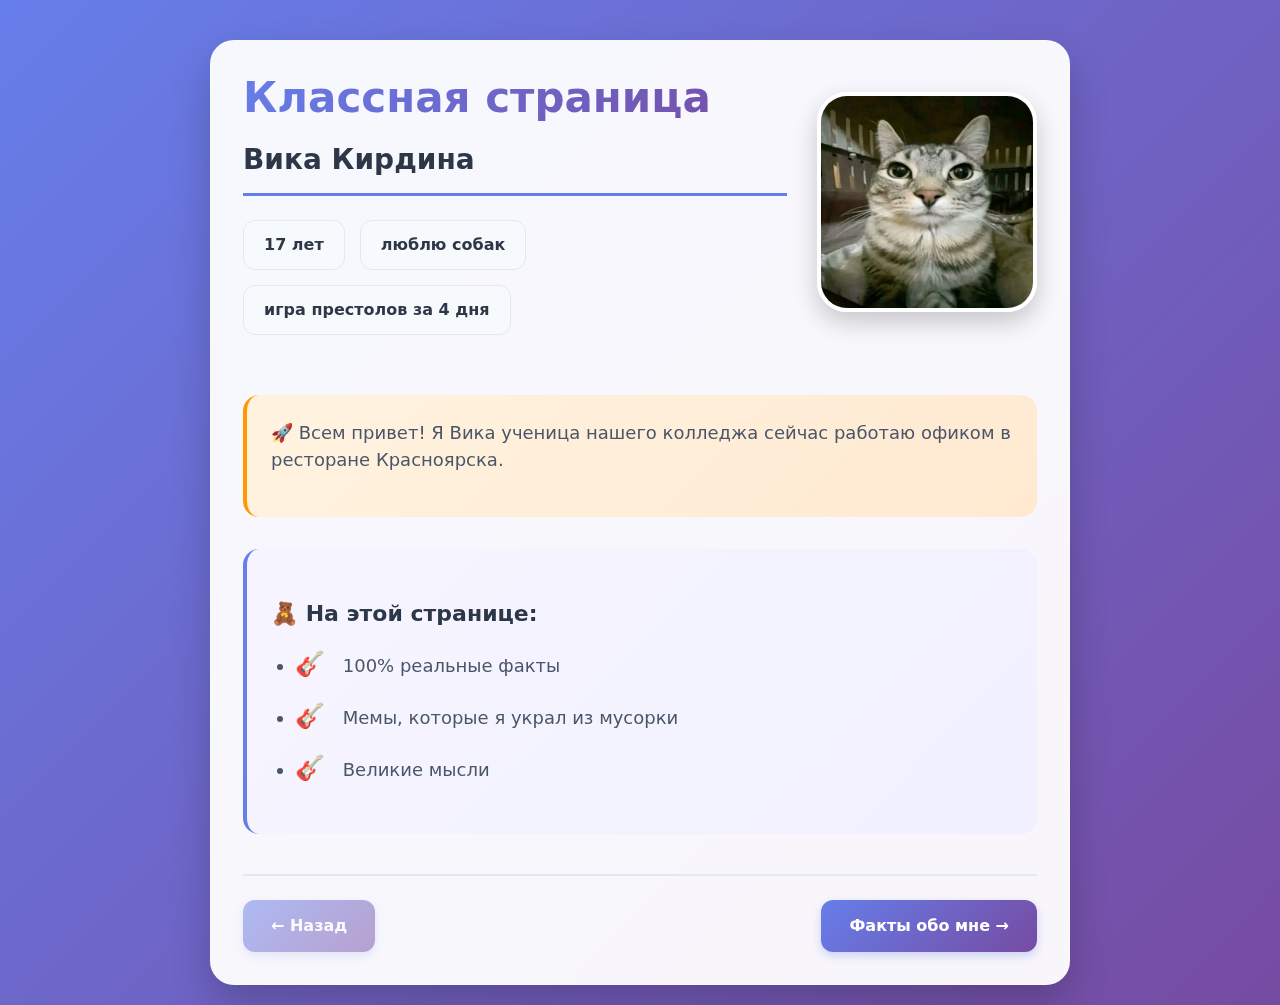
<file: index.html>
<!DOCTYPE html>
<html lang="ru">
<head>
    <meta charset="UTF-8">
    <meta name="viewport" content="width=device-width, initial-scale=1.0">
    <title>Енот Проня - Космическая страница</title>
    <link rel="stylesheet" href="styles.css">
</head>
<body>
    <div class="content">
        <div class="container">
            <div class="header-with-image">
                <div class="header-text">
                    <h1>Классная страница</h1>
                    <h2>Вика Кирдина</h2>
                    <div class="stats">
                        <span class="stat">17 лет</span>
                        <span class="stat">люблю собак</span>
                        <span class="stat">игра престолов за 4 дня</span>
                    </div>
                </div>
                <img src="images/34.jpg" alt="Я" class="racoon-image">
            </div>
            
            <div class="intro-text">
                <p>🚀 Всем привет! Я Вика ученица нашего колледжа сейчас работаю офиком в ресторане Красноярска.</p>
            </div>
            
            <div class="section-list">
                <h3>🧸 На этой странице:</h3>
                <ul>
                    <li><span class="emoji">🎸</span> 100% реальные факты</li>
                    <li><span class="emoji">🎸</span> Мемы, которые я украл из мусорки</li>
                    <li><span class="emoji">🎸</span> Великие мысли</li>
                </ul>
            </div>
            
            <div class="page-navigation">
                <a href="#" class="nav-btn" style="opacity: 0.5; pointer-events: none;">← Назад</a>
                <a href="facts.html" class="nav-btn">Факты обо мне →</a>
            </div>
        </div>
    </div>
</body>
</html>
</file>
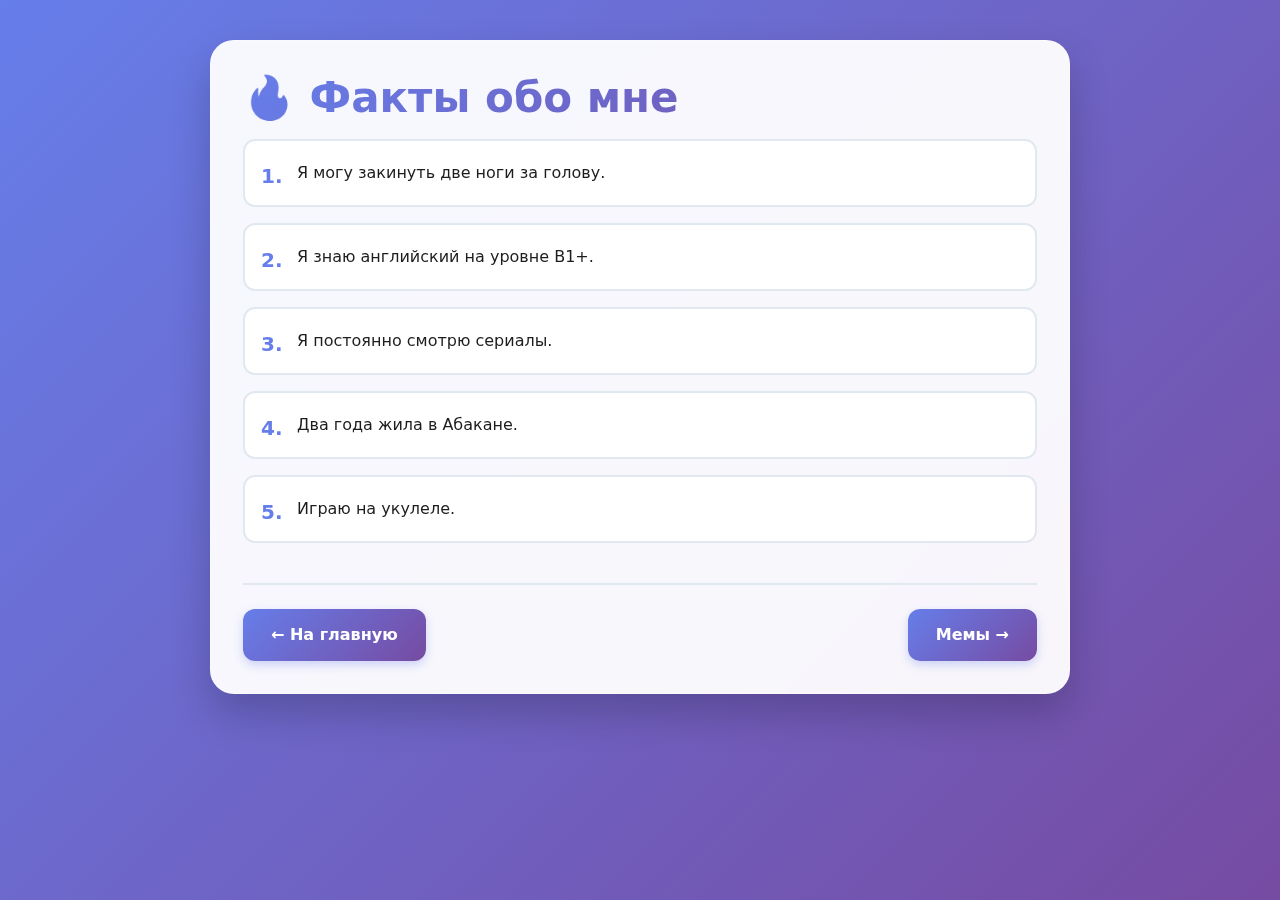
<file: facts.html>
<!DOCTYPE html>
<html lang="ru">
<head>
    <meta charset="UTF-8">
    <meta name="viewport" content="width=device-width, initial-scale=1.0">
    <title>Факты обо мне - Енот Проня</title>
    <link rel="stylesheet" href="styles.css">
</head>
<body>
    <div class="content">
        <div class="container">
            <h1>🔥 Факты обо мне</h1>
            
            <div class="fact-list">
                <div class="fact-item">Я могу закинуть две ноги за голову.</div>
                <div class="fact-item">Я знаю английский на уровне В1+.</div>
                <div class="fact-item">Я постоянно смотрю сериалы.</div>
                <div class="fact-item">Два года жила в Абакане.</div>
                <div class="fact-item">Играю на укулеле.</div>
            </div>
            
            <div class="page-navigation">
                <a href="index.html" class="nav-btn">← На главную</a>
                <a href="memes.html" class="nav-btn">Мемы →</a>
            </div>
        </div>
    </div>
</body>
</html>
</file>
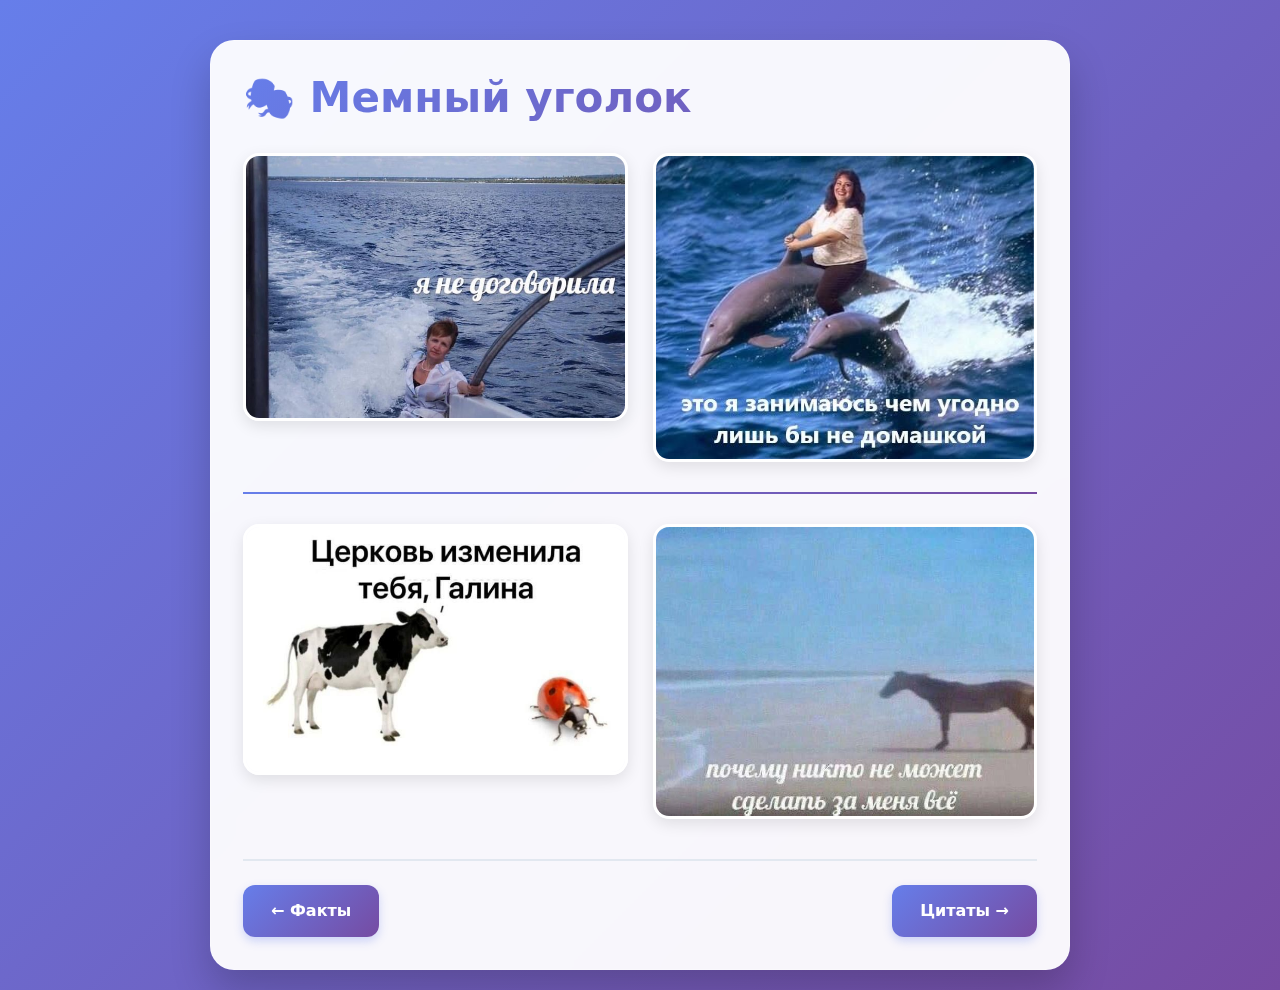
<file: memes.html>
<!DOCTYPE html>
<html lang="ru">
<head>
    <meta charset="UTF-8">
    <meta name="viewport" content="width=device-width, initial-scale=1.0">
    <title>Мемы - Енот Проня</title>
    <link rel="stylesheet" href="styles.css">
</head>
<body>
    <div class="content">
        <div class="container">
            <h1>🎭 Мемный уголок</h1>
            
            <div class="image-grid">
                <img src="images/11.jpg" alt="Кот отдыхает" class="meme-image">
                <img src="images/12.jpg" alt="Кот удивлен" class="meme-image">
            </div>   
            
            <hr>
            
            <div class="image-grid">
                <img src="images/13.jpg" alt="Кот в шоке" class="meme-image">
                <img src="images/14.jpg" alt="Кот танцует" class="meme-image">
            </div>   
            
            <div class="page-navigation">
                <a href="facts.html" class="nav-btn">← Факты</a>
                <a href="quotes.html" class="nav-btn">Цитаты →</a>
            </div>
        </div>
    </div>
</body>
</html>
</file>
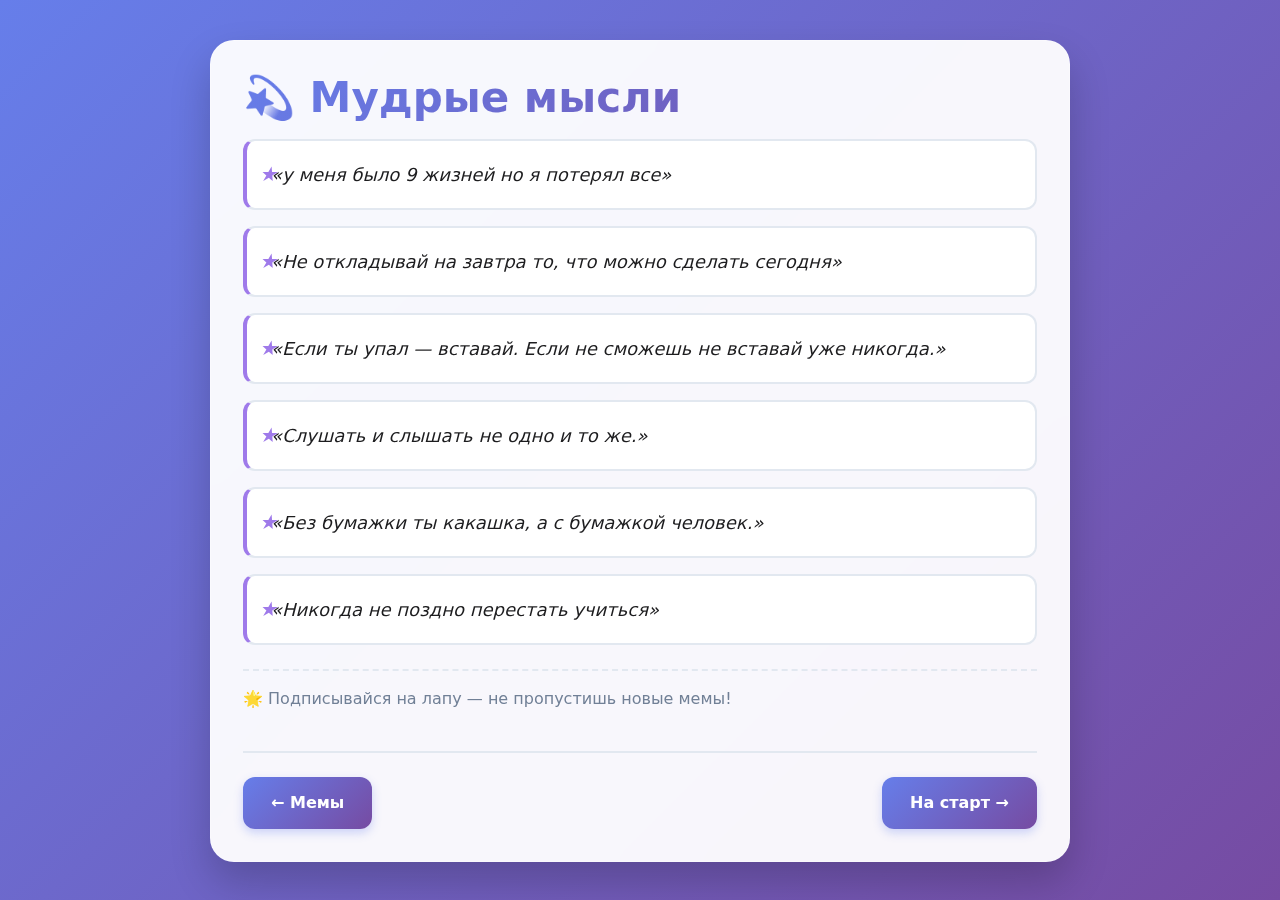
<file: quotes.html>
<!DOCTYPE html>
<html lang="ru">
<head>
    <meta charset="UTF-8">
    <meta name="viewport" content="width=device-width, initial-scale=1.0">
    <title>Цитаты - Енот Проня</title>
    <link rel="stylesheet" href="styles.css">
</head>
<body>
    <div class="content">
        <div class="container">
            <h1>💫 Мудрые мысли</h1>
            
            <div class="quote-item">«у меня было 9 жизней но я потерял все»</div>
            <div class="quote-item">«Не откладывай на завтра то, что можно сделать сегодня»</div>
            <div class="quote-item">«Если ты упал — вставай. Если не сможешь не вставай уже никогда.»</div>
            <div class="quote-item">«Слушать и слышать не одно и то же.»</div>
            <div class="quote-item">«Без бумажки ты какашка, а с бумажкой человек.»</div>
            <div class="quote-item">«Никогда не поздно перестать учиться»</div>
            
            <div style="clear: both;"></div>
            
            <div class="note">🌟 Подписывайся на лапу — не пропустишь новые мемы!</div>
            
            <div class="page-navigation">
                <a href="memes.html" class="nav-btn">← Мемы</a>
                <a href="index.html" class="nav-btn">На старт →</a>
            </div>
        </div>
    </div>
</body>
</html>
</file>
<file: styles.css>
* {
    margin: 0;
    padding: 0;
    box-sizing: border-box;
    font-family: -apple-system, BlinkMacSystemFont, 'Segoe UI', system-ui, sans-serif;
}

body {
    background: linear-gradient(135deg, #667eea 0%, #764ba2 100%);
    color: #1d1d1f;
    line-height: 1.5;
    min-height: 100vh;
}

.content {
    min-height: 100vh;
    padding: 20px;
    max-width: 900px;
    margin: 0 auto;
}

.container {
    background-color: rgba(255, 255, 255, 0.95);
    backdrop-filter: blur(10px);
    border-radius: 24px;
    padding: 32px;
    box-shadow: 0 20px 40px rgba(0, 0, 0, 0.2);
    margin-top: 20px;
    border: 1px solid rgba(255, 255, 255, 0.3);
}

h1 {
    font-size: 42px;
    font-weight: 800;
    margin-bottom: 16px;
    background: linear-gradient(135deg, #667eea 0%, #764ba2 100%);
    -webkit-background-clip: text;
    -webkit-text-fill-color: transparent;
    line-height: 1.2;
}

h2 {
    font-size: 28px;
    font-weight: 700;
    margin-bottom: 24px;
    color: #2d3748;
    border-bottom: 3px solid #667eea;
    padding-bottom: 12px;
}

h3 {
    font-size: 22px;
    font-weight: 600;
    margin: 24px 0 16px;
    color: #2d3748;
}

p {
    font-size: 18px;
    margin-bottom: 20px;
    color: #4a5568;
}

ul {
    margin-left: 24px;
    margin-bottom: 24px;
}

li {
    font-size: 18px;
    margin-bottom: 12px;
    color: #4a5568;
    line-height: 1.5;
}

.section-list {
    background: linear-gradient(135deg, #f6f5ff 0%, #f0f0ff 100%);
    border-radius: 16px;
    padding: 24px;
    margin: 28px 0;
    border-left: 4px solid #667eea;
}

.section-list li {
    font-size: 18px;
    margin-bottom: 16px;
}

.emoji {
    font-size: 24px;
    margin-right: 12px;
}

.intro-text {
    font-size: 20px;
    background: linear-gradient(135deg, #fff3e0 0%, #ffe9d1 100%);
    padding: 24px;
    border-radius: 16px;
    border-left: 4px solid #ff9800;
    margin-bottom: 32px;
    font-weight: 500;
}

.fact-item, .quote-item {
    background: white;
    padding: 20px;
    border-radius: 12px;
    margin-bottom: 16px;
    border: 2px solid #e2e8f0;
    counter-increment: item-counter;
    position: relative;
    padding-left: 52px;
    transition: transform 0.2s, box-shadow 0.2s;
}

.fact-item:hover, .quote-item:hover {
    transform: translateY(-2px);
    box-shadow: 0 10px 20px rgba(102, 126, 234, 0.1);
}

.fact-item:before {
    content: counter(item-counter) ".";
    position: absolute;
    left: 16px;
    top: 20px;
    font-weight: 800;
    color: #667eea;
    font-size: 20px;
}

.fact-list {
    counter-reset: item-counter;
}

.meme-item {
    background: linear-gradient(135deg, #faf5ff 0%, #f3e8ff 100%);
    padding: 18px;
    border-radius: 12px;
    margin-bottom: 14px;
    font-weight: 600;
    border-left: 4px solid #9f7aea;
    font-size: 18px;
}

.meme-item:nth-child(2) {
    border-left-color: #ed64a6;
}

.meme-item:nth-child(3) {
    border-left-color: #f6ad55;
}

.meme-item:nth-child(4) {
    border-left-color: #48bb78;
}

.quote-item {
    border-left: 4px solid #9f7aea;
    font-style: italic;
    padding-left: 24px;
    font-size: 18px;
}

.quote-item:before {
    content: "★";
    position: absolute;
    left: 12px;
    top: 18px;
    font-size: 20px;
    color: #9f7aea;
    font-weight: bold;
}

.page-navigation {
    display: flex;
    justify-content: space-between;
    margin-top: 40px;
    padding-top: 24px;
    border-top: 2px solid #e2e8f0;
}

.nav-btn {
    background: linear-gradient(135deg, #667eea 0%, #764ba2 100%);
    color: white;
    border: none;
    padding: 14px 28px;
    border-radius: 12px;
    font-size: 16px;
    font-weight: 600;
    cursor: pointer;
    transition: all 0.3s;
    box-shadow: 0 4px 10px rgba(102, 126, 234, 0.3);
    text-decoration: none;
    display: inline-block;
}

.nav-btn:hover {
    transform: scale(1.05);
    box-shadow: 0 6px 15px rgba(102, 126, 234, 0.4);
}

.nav-btn:disabled {
    background: #cbd5e0;
    transform: none;
    box-shadow: none;
    cursor: not-allowed;
}

hr {
    border: none;
    height: 2px;
    background: linear-gradient(90deg, #667eea 0%, #764ba2 100%);
    margin: 24px 0;
}

.note {
    font-size: 16px;
    color: #718096;
    margin-top: 24px;
    padding-top: 16px;
    border-top: 2px dashed #e2e8f0;
}

.highlight {
    color: #ed64a6;
    font-weight: 700;
}

.uppercase {
    text-transform: uppercase;
    font-weight: 700;
    letter-spacing: 1px;
}

/* Стили для картинок */
.racoon-image {
    width: 220px;
    height: 220px;
    border-radius: 30px;
    object-fit: cover;
    margin: 0 auto 24px;
    display: block;
    box-shadow: 0 10px 25px rgba(0, 0, 0, 0.2);
    border: 4px solid white;
}

.header-with-image {
    display: flex;
    align-items: center;
    gap: 30px;
    margin-bottom: 40px;
    flex-wrap: wrap;
}

.header-text {
    flex: 1;
    min-width: 300px;
}

.image-grid {
    display: grid;
    grid-template-columns: repeat(2, 1fr);
    gap: 25px;
    margin: 30px 0;
}

.meme-image {
    width: 100%;
    border-radius: 16px;
    box-shadow: 0 5px 15px rgba(0, 0, 0, 0.1);
    border: 3px solid white;
    transition: transform 0.3s;
}

.meme-image:hover {
    transform: scale(1.02);
}

.fact-image {
    width: 180px;
    height: 180px;
    border-radius: 30px;
    object-fit: cover;
    margin: 0 auto 20px;
    display: block;
    border: 4px solid #667eea;
}

.quote-image {
    width: 150px;
    height: 150px;
    border-radius: 30px;
    object-fit: cover;
    float: right;
    margin: 0 0 20px 20px;
    shape-outside: border-box;
    border: 4px solid #9f7aea;
}

@media (max-width: 768px) {
    .content {
        padding: 12px;
    }
    
    .container {
        padding: 20px;
    }
    
    h1 {
        font-size: 32px;
    }
    
    h2 {
        font-size: 24px;
    }
    
    .header-with-image {
        flex-direction: column;
        text-align: center;
    }
    
    .image-grid {
        grid-template-columns: 1fr;
    }
    
    .quote-image {
        float: none;
        margin: 0 auto 20px;
        display: block;
    }
}

.badge {
    display: inline-block;
    background: linear-gradient(135deg, #fbbf24 0%, #f59e0b 100%);
    color: white;
    padding: 6px 12px;
    border-radius: 20px;
    font-size: 14px;
    font-weight: 600;
    margin-right: 8px;
}

.stats {
    display: flex;
    gap: 15px;
    margin: 20px 0;
    flex-wrap: wrap;
}

.stat {
    background: #f7fafc;
    padding: 12px 20px;
    border-radius: 12px;
    border: 1px solid #e2e8f0;
    font-weight: 600;
    color: #2d3748;
}
</file>
